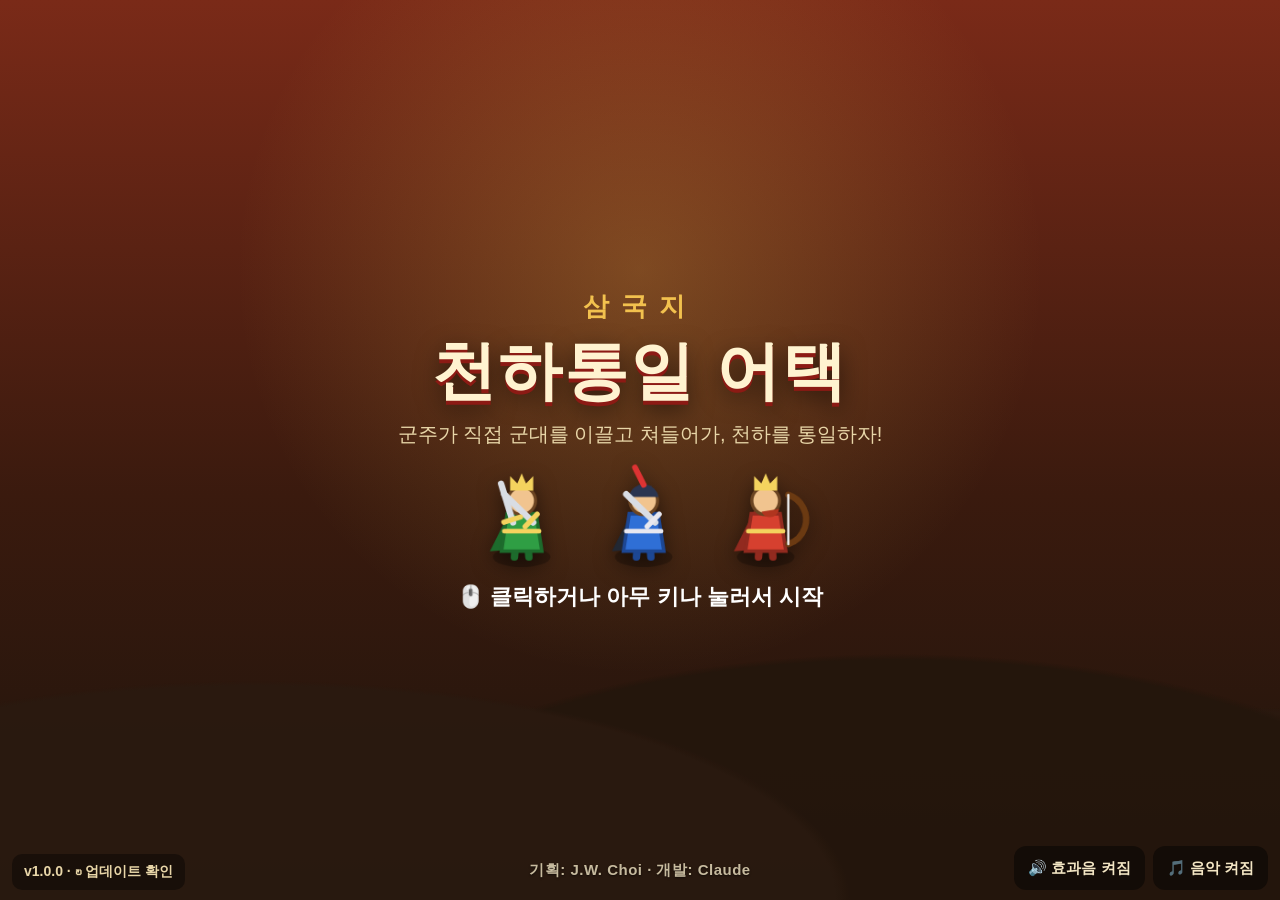
<file: index.html>
<!doctype html>
<html lang="ko">
<head>
  <meta charset="utf-8">
  <meta name="viewport" content="width=device-width, initial-scale=1, maximum-scale=1, user-scalable=no, viewport-fit=cover">
  <title>천하통일 어택</title>
  <meta name="apple-mobile-web-app-capable" content="yes">
  <meta name="mobile-web-app-capable" content="yes">
  <meta name="apple-mobile-web-app-status-bar-style" content="black-translucent">
  <meta name="apple-mobile-web-app-title" content="천하통일 어택">
  <meta name="theme-color" content="#1d140c">
  <meta name="color-scheme" content="dark">
  <link rel="apple-touch-icon" href="icons/icon-180.png">
  <link rel="icon" type="image/png" href="icons/icon-192.png">
  <link rel="manifest" href="manifest.webmanifest">
  <link rel="stylesheet" href="css/style.css">
  <link rel="stylesheet" href="css/battle.css">
</head>
<body>
  <canvas id="game"></canvas>
  <div id="hud" class="hidden"></div>
  <div id="ui"></div>
  <div id="overlay"></div>
  <div id="rotate-hint"><div>📱↻</div><p>기기를 <b>가로로</b> 돌려 주세요</p><small>화면 회전 잠금이 켜져 있으면 제어 센터에서 꺼 주세요</small></div>
  <script type="module" src="js/main.js"></script>
</body>
</html>
</file>
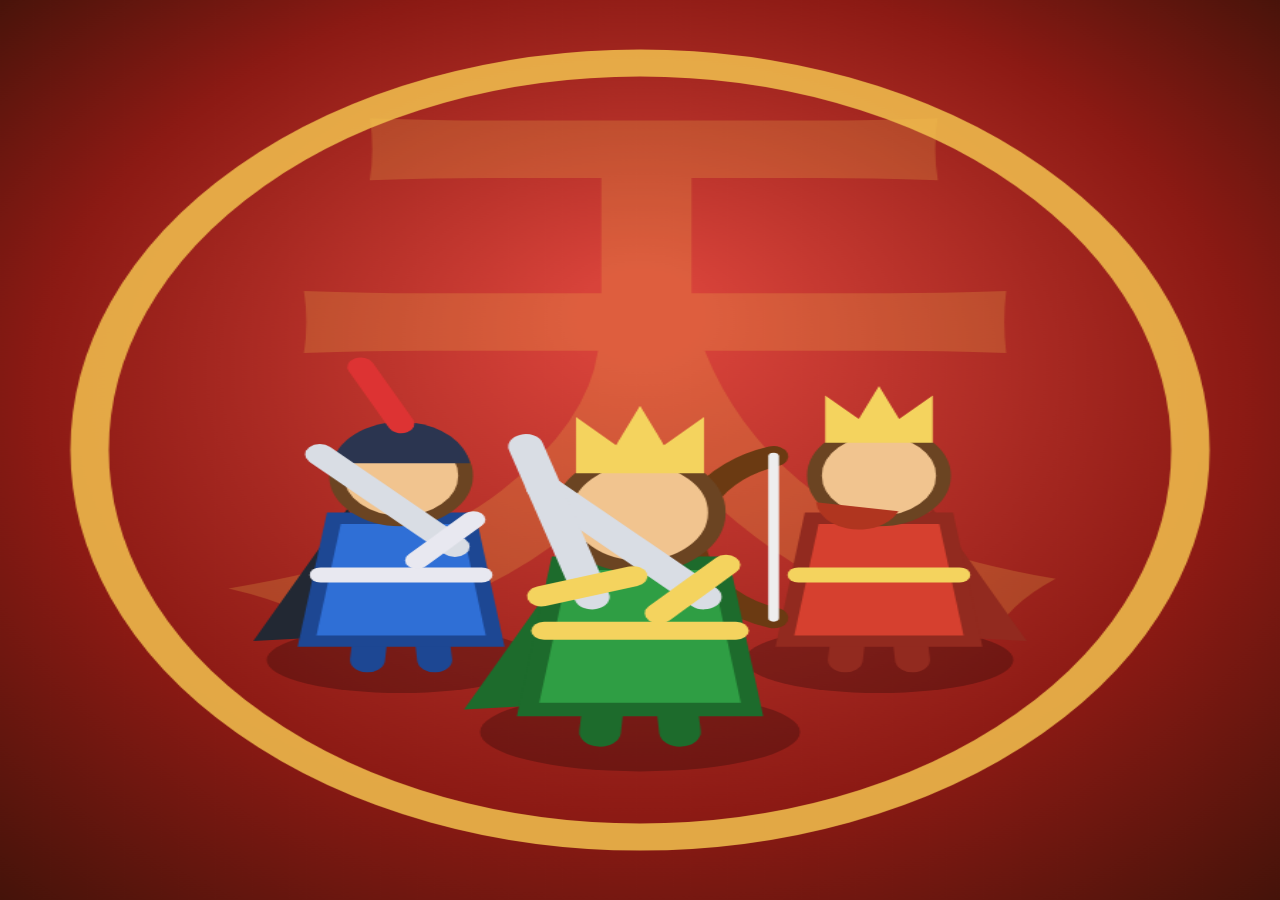
<file: tools/icon.html>
<!doctype html>
<html>
<head>
<meta charset="utf-8">
<title>icon</title>
<style>html,body{margin:0;background:#000;overflow:hidden}canvas{display:block;width:100vw;height:100vh}</style>
</head>
<body>
<canvas id="c"></canvas>
<script type="module">
// App icon renderer: screenshot this page at 512x512 / 192x192 / 180x180.
import { drawLord } from '../js/sprites.js';

const c = document.getElementById('c');
const n = Math.min(innerWidth, innerHeight);
c.width = c.height = n;
const ctx = c.getContext('2d');
const g = ctx.createRadialGradient(n * 0.5, n * 0.35, n * 0.05, n * 0.5, n * 0.5, n * 0.75);
g.addColorStop(0, '#d8433a');
g.addColorStop(0.6, '#8c1a14');
g.addColorStop(1, '#3a1208');
ctx.fillStyle = g;
ctx.fillRect(0, 0, n, n);
// gold ring
ctx.strokeStyle = 'rgba(242,193,78,0.85)';
ctx.lineWidth = n * 0.03;
ctx.beginPath();
ctx.arc(n / 2, n / 2, n * 0.43, 0, Math.PI * 2);
ctx.stroke();
// big character behind
ctx.fillStyle = 'rgba(242,193,78,0.22)';
ctx.font = `900 ${n * 0.62}px "Malgun Gothic", sans-serif`;
ctx.textAlign = 'center';
ctx.textBaseline = 'middle';
ctx.fillText('天', n / 2, n * 0.47);
// three lords
const s = n / 150;
ctx.save();
ctx.scale(s, s);
drawLord(ctx, 'sunquan', 103, 110, { noBanner: true, scale: 1.05, face: -1 });
drawLord(ctx, 'caocao', 47, 110, { noBanner: true, scale: 1.05 });
drawLord(ctx, 'liubei', 75, 122, { noBanner: true, scale: 1.25 });
ctx.restore();
document.title = 'ready';
</script>
</body>
</html>
</file>
<file: css/style.css>
:root {
  --bg: #1d140c;
  --bg2: #2c1d10;
  --paper: #f3e6c4;
  --paper2: #e8d6a8;
  --ink: #3a2412;
  --ink2: #6b4a2a;
  --red: #b3261e;
  --red2: #8c1a14;
  --gold: #f2c14e;
  --gold2: #c9962a;
  --good: #2f9e44;
  --bad: #c0392b;
  --muted: #8a7458;
  --font: -apple-system, BlinkMacSystemFont, "Apple SD Gothic Neo", "Malgun Gothic", "Noto Sans KR", sans-serif;
  /* page scale and size: 1 and the window on an iPad, set by fitUi() (device.js) on a phone */
  --ui-s: 1;
  --W: 100vw;
  --H: 100vh;
  --safe-t: max(10px, calc(env(safe-area-inset-top) / var(--ui-s)));
  --safe-b: max(10px, calc(env(safe-area-inset-bottom) / var(--ui-s)));
  --safe-l: max(12px, calc(env(safe-area-inset-left) / var(--ui-s)));
  --safe-r: max(12px, calc(env(safe-area-inset-right) / var(--ui-s)));
}

* { box-sizing: border-box; -webkit-tap-highlight-color: transparent; }

html, body {
  margin: 0;
  height: 100%;
  background: var(--bg);
  color: var(--ink);
  font-family: var(--font);
  overflow: hidden;
  overscroll-behavior: none;
  touch-action: manipulation;
  -webkit-user-select: none;
  user-select: none;
  -webkit-touch-callout: none;
  -webkit-text-size-adjust: 100%;
}

.hidden { display: none !important; }
button { font-family: inherit; color: inherit; cursor: pointer; touch-action: manipulation; }

#game { position: fixed; inset: 0; width: 100%; height: 100%; display: block; touch-action: none; }
#ui, #overlay, #hud { position: fixed; inset: 0; pointer-events: none; }
#ui > *, #overlay > * { pointer-events: auto; }
/* a phone: the screens and the battle HUD are laid out on a taller page and shrunk to fit */
html.scaled #ui, html.scaled #overlay, html.scaled #hud {
  right: auto; bottom: auto; width: var(--W); height: var(--H);
  transform: scale(var(--ui-s)); transform-origin: 0 0;
}
/* the shrunk page is as wide as an iPad's, so it keeps the iPad's columns */
html.scaled .troop-cards, html.scaled .ct-grid, html.scaled .gcards.wide { grid-template-columns: repeat(3, 1fr); }

h2 { margin: 0 0 12px; font-size: 24px; font-weight: 900; }
small { font-weight: 500; }
.muted { color: var(--muted); }
.grade { font-weight: 900; }
.up { color: #e07b00; font-weight: 900; }
.badge { display: inline-block; background: var(--red); color: #fff; font-style: normal; font-weight: 900; font-size: 12px; padding: 1px 7px; border-radius: 10px; margin-left: 4px; }
.ticon { width: 44px; height: 44px; object-fit: contain; vertical-align: middle; }

/* ---- generic screen pieces ------------------------------------------------------- */

.screen {
  position: absolute;
  inset: 0;
  padding: var(--safe-t) var(--safe-r) var(--safe-b) var(--safe-l);
  background:
    radial-gradient(ellipse at 50% 0%, rgba(179, 38, 30, 0.35), transparent 60%),
    linear-gradient(180deg, #3a2414 0%, #1d140c 100%);
  color: var(--paper);
  overflow-y: auto;
  -webkit-overflow-scrolling: touch;
}

.panel {
  background: linear-gradient(180deg, var(--paper) 0%, var(--paper2) 100%);
  color: var(--ink);
  border: 3px solid #8c6a3a;
  border-radius: 16px;
  box-shadow: 0 8px 26px rgba(0,0,0,0.45), inset 0 0 0 2px rgba(255,255,255,0.35);
  padding: 18px;
}

.btn {
  border: none;
  border-radius: 12px;
  padding: 12px 20px;
  min-height: 50px;
  font-size: 18px;
  font-weight: 800;
  background: linear-gradient(180deg, #f6ead0, #dcc79a);
  color: var(--ink);
  box-shadow: 0 3px 0 #9c7c48, 0 4px 10px rgba(0,0,0,0.25);
}
.btn:active { transform: translateY(2px); box-shadow: 0 1px 0 #9c7c48; }
.btn.primary { background: linear-gradient(180deg, #d8433a, #a3221b); color: #fff7e0; box-shadow: 0 3px 0 #6b120d, 0 4px 12px rgba(0,0,0,0.3); }
.btn.danger { background: linear-gradient(180deg, #6b4a2a, #4a3018); color: #fff; box-shadow: 0 3px 0 #2a1a0a; }
.btn.big { font-size: 22px; padding: 14px 28px; min-height: 60px; }
.btn:disabled { opacity: 0.45; }
.mini { border: none; border-radius: 9px; padding: 5px 10px; font-size: 14px; font-weight: 800; background: var(--gold); color: var(--ink); margin-left: 6px; box-shadow: 0 2px 0 var(--gold2); }

.back-btn {
  position: absolute;
  top: var(--safe-t);
  left: var(--safe-l);
  z-index: 5;
  border: none;
  border-radius: 12px;
  padding: 10px 16px;
  min-height: 46px;
  font-size: 17px;
  font-weight: 800;
  background: rgba(0,0,0,0.45);
  color: var(--paper);
}
.center-title { text-align: center; margin: 6px 80px 14px; color: var(--gold); text-shadow: 0 2px 0 rgba(0,0,0,0.5); }
.center-title small { display: block; font-size: 14px; color: var(--paper2); font-weight: 600; margin-top: 4px; }
.row-btns { display: flex; gap: 10px; flex-wrap: wrap; justify-content: center; margin-top: 14px; }

.shake { animation: shake 0.35s; }
@keyframes shake { 20%, 60% { transform: translateX(-7px); } 40%, 80% { transform: translateX(7px); } }

.stoast {
  position: fixed;
  left: 50%;
  bottom: calc(var(--safe-b) + 20px);
  transform: translateX(-50%);
  background: rgba(20, 12, 6, 0.92);
  color: #fff;
  padding: 12px 22px;
  border-radius: 14px;
  font-weight: 800;
  font-size: 17px;
  opacity: 0;
  pointer-events: none;
  z-index: 50;
  border: 2px solid var(--gold2);
}
.stoast.bad { border-color: var(--bad); }
.stoast.show { animation: toast 1.8s forwards; }
@keyframes toast { 0% { opacity: 0; transform: translate(-50%, 10px); } 10%, 80% { opacity: 1; transform: translate(-50%, 0); } 100% { opacity: 0; } }

.confirm { position: fixed; inset: 0; background: rgba(0,0,0,0.55); display: flex; align-items: center; justify-content: center; z-index: 40; }
.confirm-panel { max-width: 460px; text-align: center; }
.confirm-panel p { font-size: 17px; line-height: 1.5; }

.sound-toggles { position: absolute; right: var(--safe-r); bottom: var(--safe-b); display: flex; gap: 8px; z-index: 5; }
.tog { border: none; border-radius: 12px; padding: 9px 14px; min-height: 44px; font-size: 15px; font-weight: 800; background: rgba(0,0,0,0.45); color: var(--paper); }
.tog.off { opacity: 0.55; }
.pause-panel .sound-toggles { position: static; justify-content: center; margin-top: 8px; }
.pause-panel .tog { background: rgba(0,0,0,0.12); color: var(--ink); }

/* ---- title ----------------------------------------------------------------------- */

.title-screen {
  display: flex;
  align-items: center;
  justify-content: center;
  text-align: center;
  background:
    radial-gradient(circle at 50% 30%, rgba(242, 193, 78, 0.25), transparent 45%),
    linear-gradient(180deg, #7a2a18 0%, #3a1a0e 55%, #1d140c 100%);
}
.title-hills {
  position: absolute; left: 0; right: 0; bottom: 0; height: 42%;
  background:
    radial-gradient(ellipse at 20% 100%, #2a1a10 0 40%, transparent 41%),
    radial-gradient(ellipse at 70% 100%, #24160c 0 45%, transparent 46%),
    radial-gradient(ellipse at 100% 100%, #2a1a10 0 35%, transparent 36%);
  opacity: 0.9;
}
.title-box { position: relative; z-index: 1; }
.logo-sub { font-size: 26px; font-weight: 900; color: var(--gold); letter-spacing: 12px; }
.logo { margin: 4px 0 6px; font-size: 64px; font-weight: 900; color: #fff3d0; letter-spacing: 2px; text-shadow: 0 4px 0 var(--red2), 0 8px 24px rgba(0,0,0,0.6); }
.sub { font-size: 20px; color: var(--paper2); margin: 0 0 10px; }
.title-lords img { width: 110px; height: 110px; margin: 0 6px; filter: drop-shadow(0 6px 10px rgba(0,0,0,0.5)); }
.press { margin-top: 10px; font-size: 22px; font-weight: 800; color: #fff; animation: blink 1.6s infinite; }
@keyframes blink { 50% { opacity: 0.45; } }
.install { font-size: 15px; color: var(--paper2); }
.version { position: absolute; left: var(--safe-l); bottom: var(--safe-b); border: none; background: rgba(0,0,0,0.4); color: var(--paper2); border-radius: 10px; padding: 9px 12px; font-size: 14px; font-weight: 700; z-index: 5; }

/* ---- save slots ------------------------------------------------------------------ */

.slots { display: flex; align-items: center; justify-content: center; }
.slots-panel { width: min(920px, 100%); text-align: center; }
.slot-row { display: flex; gap: 16px; justify-content: center; }
.slot {
  flex: 1;
  max-width: 270px;
  min-height: 300px;
  background: #fffaf0;
  border: 3px solid #b89a64;
  border-radius: 14px;
  padding: 12px;
  position: relative;
  display: flex; flex-direction: column; align-items: center; gap: 4px;
  box-shadow: 0 3px 0 #9c7c48;
}
.slot:active { transform: translateY(2px); }
.slot.empty { justify-content: center; border-style: dashed; background: rgba(255,250,240,0.6); }
.slot-no { font-weight: 900; color: var(--ink2); }
.slot-new { font-size: 48px; }
.slot-face { width: 120px; height: 120px; }
.slot-title { font-size: 22px; font-weight: 900; }
.slot-sub { font-size: 16px; color: var(--ink2); }
.slot-time { font-size: 13px; color: var(--muted); }
.slot-diff { font-weight: 800; font-size: 14px; padding: 2px 10px; border-radius: 10px; background: #eee0bd; }
.slot-del { margin-top: auto; border: none; background: #e9dcc0; border-radius: 10px; padding: 8px 12px; font-weight: 700; color: var(--ink2); }

/* ---- lord select ----------------------------------------------------------------- */

.lord-select { display: flex; flex-direction: column; align-items: center; }
.lord-row { display: flex; gap: 14px; justify-content: center; width: 100%; max-width: 1100px; }
.lord-card {
  flex: 1;
  background: linear-gradient(180deg, var(--paper), var(--paper2));
  color: var(--ink);
  border-radius: 16px;
  border: 4px solid #8c6a3a;
  padding: 12px;
  text-align: center;
  box-shadow: 0 4px 0 #6b4a2a;
  transition: transform 0.15s;
}
.lord-card.sel { border-color: var(--fc); box-shadow: 0 0 0 4px var(--fc), 0 8px 24px rgba(0,0,0,0.5); transform: translateY(-4px); }
.lord-face { width: 130px; height: 130px; }
.lord-name { font-size: 26px; font-weight: 900; }
.lord-name small { font-size: 15px; color: #fff; background: var(--fc); border-radius: 8px; padding: 1px 8px; vertical-align: middle; }
.lord-title { font-weight: 800; color: var(--ink2); margin-bottom: 6px; }
.lord-trait { font-size: 15px; font-weight: 700; background: rgba(255,255,255,0.55); border-radius: 10px; padding: 6px 8px; }
.lord-style { font-size: 14px; color: var(--ink2); margin: 6px 0; }
.lord-skills { display: flex; flex-direction: column; gap: 3px; font-size: 14px; font-weight: 700; }
.diff-row { display: flex; gap: 10px; align-items: stretch; margin: 14px 0 10px; flex-wrap: wrap; justify-content: center; }
.diff-label { align-self: center; font-weight: 900; color: var(--gold); font-size: 18px; }
.diff-btn {
  border: 3px solid transparent; border-radius: 12px; padding: 8px 14px; min-width: 150px; max-width: 210px;
  background: rgba(255,255,255,0.1); color: var(--paper); text-align: left;
}
.diff-btn b { display: block; font-size: 18px; }
.diff-btn small { font-size: 12px; opacity: 0.85; }
.diff-btn.on { border-color: var(--gold); background: rgba(242,193,78,0.22); }
.diff-btn.hell.on { border-color: #ff5470; background: rgba(255,84,112,0.2); }
.start-lord { min-width: 320px; }

/* ---- story ---------------------------------------------------------------------- */

.story { display: flex; align-items: center; justify-content: center; }
.scroll {
  width: min(760px, 94%);
  background: linear-gradient(180deg, var(--paper), var(--paper2));
  color: var(--ink);
  border-radius: 8px;
  padding: 26px 34px;
  border-left: 18px solid #6b3a1a;
  border-right: 18px solid #6b3a1a;
  box-shadow: 0 10px 30px rgba(0,0,0,0.6);
  text-align: center;
}
.story-face { width: 120px; height: 120px; }
.story-sub { color: var(--ink2); font-weight: 700; margin: -6px 0 10px; }
.story-lines p { font-size: 21px; line-height: 1.55; margin: 8px 0; opacity: 0; transform: translateY(6px); transition: opacity 0.5s, transform 0.5s; }
.story-lines p.on { opacity: 1; transform: none; }
.story-next { margin-top: 12px; }

/* ---- base -------------------------------------------------------------------------- */

.hdr {
  display: flex; align-items: center; gap: 10px;
  background: rgba(0,0,0,0.35);
  border-radius: 14px;
  padding: 6px 12px 6px 6px;
  margin-left: 0;
  flex-wrap: wrap;
}
.back-btn + .hdr, .hdr { position: relative; }
.barracks .hdr, .lord-screen .hdr, .equip .hdr, .generals .hdr { margin-left: 110px; }
.hdr-face { width: 52px; height: 52px; background: rgba(255,255,255,0.12); border-radius: 12px; }
.hdr-name { font-size: 20px; font-weight: 900; color: #fff3d0; }
.hdr-name small { color: var(--paper2); font-size: 13px; }
.hdr-lv { font-weight: 900; color: var(--gold); min-width: 110px; }
.xp { height: 7px; background: rgba(255,255,255,0.2); border-radius: 4px; overflow: hidden; margin-top: 3px; }
.xp i { display: block; height: 100%; background: var(--gold); }
.hdr-pill { background: rgba(255,255,255,0.12); color: #fff3d0; border-radius: 10px; padding: 6px 12px; font-weight: 800; font-size: 16px; }
.hdr-pill.diff.hard { background: rgba(255,120,40,0.3); }
.hdr-pill.diff.hell { background: rgba(255,60,90,0.35); }
.hdr-pill.diff.easy { background: rgba(80,200,90,0.3); }

.base-main { display: grid; grid-template-columns: 1.1fr 1fr; gap: 16px; margin-top: 14px; padding-bottom: 60px; }
.go-card {
  border: 4px solid var(--gold2);
  border-radius: 18px;
  background:
    linear-gradient(180deg, rgba(0,0,0,0.1), rgba(0,0,0,0.35)),
    linear-gradient(135deg, #b3261e, #6b120d);
  color: #fff3d0;
  text-align: left;
  padding: 22px;
  display: flex; flex-direction: column; justify-content: center; gap: 8px;
  min-height: 300px;
  box-shadow: 0 5px 0 #4a0c08, 0 10px 26px rgba(0,0,0,0.45);
}
.go-card:active { transform: translateY(3px); }
.go-kicker { font-weight: 800; color: var(--gold); font-size: 17px; }
.go-title { font-size: 40px; font-weight: 900; }
.go-sub { font-size: 17px; opacity: 0.9; }
.go-btn { margin-top: 12px; align-self: flex-start; background: var(--gold); color: var(--ink); font-weight: 900; font-size: 20px; padding: 12px 20px; border-radius: 12px; }
.tiles { display: grid; grid-template-columns: 1fr 1fr; gap: 12px; }
.tile {
  border: none; border-radius: 16px; padding: 12px;
  background: linear-gradient(180deg, var(--paper), var(--paper2));
  color: var(--ink);
  display: flex; flex-direction: column; align-items: center; justify-content: center; gap: 2px;
  min-height: 92px;
  box-shadow: 0 4px 0 #9c7c48;
}
.tile:active { transform: translateY(3px); box-shadow: 0 1px 0 #9c7c48; }
.tile .ti { font-size: 30px; }
.tile b { font-size: 19px; }
.tile small { color: var(--ink2); font-size: 13px; }
.tile.exit { background: linear-gradient(180deg, #d8c8a8, #bba57a); }

/* ---- campaign map ----------------------------------------------------------------- */

.map-screen { padding: 0; overflow: hidden; background: #1d3446; }
.map-canvas { position: absolute; inset: 0; }
.map-top { position: absolute; top: 0; left: 0; right: 0; height: 60px; background: linear-gradient(180deg, rgba(0,0,0,0.6), transparent); z-index: 3; }
.map-title { position: absolute; left: 50%; top: var(--safe-t); transform: translateX(-50%); font-size: 22px; font-weight: 900; color: #fff3d0; text-shadow: 0 2px 4px #000; white-space: nowrap; }
.map-title small { font-size: 14px; color: var(--paper2); margin-left: 6px; }
.markers { position: absolute; inset: 0; z-index: 2; pointer-events: none; }
.mk {
  position: absolute; transform: translate(-50%, -50%);
  border: none; background: none; padding: 0;
  display: flex; flex-direction: column; align-items: center;
  pointer-events: auto;
}
.mk-dot {
  width: 34px; height: 34px; border-radius: 50%;
  display: flex; align-items: center; justify-content: center;
  font-weight: 900; font-size: 16px; color: #fff;
  background: var(--fc); border: 3px solid #fff3d0;
  box-shadow: 0 3px 6px rgba(0,0,0,0.5);
}
.mk.next .mk-dot { background: var(--red); animation: pulse 1.2s infinite; }
.mk.locked { pointer-events: none; }
.mk.locked .mk-dot { width: 14px; height: 14px; background: rgba(90,70,40,0.6); border: 2px solid rgba(255,243,208,0.6); }
.mk.sel .mk-dot { box-shadow: 0 0 0 4px var(--gold), 0 3px 8px rgba(0,0,0,0.6); transform: scale(1.15); }
.mk-name { margin-top: 2px; font-size: 13px; font-weight: 900; color: var(--ink); background: rgba(255,248,225,0.88); border-radius: 6px; padding: 0 5px; white-space: nowrap; }
.mk-name i { color: #d88a00; font-style: normal; }
@keyframes pulse { 0%, 100% { box-shadow: 0 0 0 0 rgba(242,193,78,0.9); } 50% { box-shadow: 0 0 0 10px rgba(242,193,78,0); } }
.map-card {
  position: absolute; right: var(--safe-r); bottom: var(--safe-b); z-index: 4;
  width: min(380px, 44%);
  background: linear-gradient(180deg, var(--paper), var(--paper2));
  color: var(--ink);
  border: 3px solid #8c6a3a; border-radius: 16px; padding: 14px;
  box-shadow: 0 8px 24px rgba(0,0,0,0.5);
}
.mc-head { display: flex; align-items: center; gap: 10px; }
.mc-no { width: 40px; height: 40px; border-radius: 50%; background: var(--red); color: #fff; font-weight: 900; font-size: 20px; display: flex; align-items: center; justify-content: center; flex: none; }
.mc-title { font-size: 22px; font-weight: 900; }
.mc-sub { font-size: 14px; color: var(--ink2); }
.mc-stars { margin-left: auto; font-size: 22px; color: #c9b48a; white-space: nowrap; }
.mc-stars .on { color: #e8a000; }
.mc-info { display: flex; gap: 10px; flex-wrap: wrap; margin: 8px 0; font-weight: 700; font-size: 15px; }
.mc-info .warn { color: var(--bad); }
.mc-info .sleep { color: #5a6a8a; }
.mc-reward { font-size: 15px; font-weight: 700; margin-bottom: 8px; }
.mc-go { width: 100%; }

/* ---- prep ---------------------------------------------------------------------------- */

.prep { display: flex; flex-direction: column; }
.prep-top { display: flex; align-items: center; gap: 12px; min-height: 50px; padding-left: 110px; }
.prep-title { font-size: 22px; font-weight: 800; color: #fff3d0; flex: 1; }
.prep-title b { color: var(--gold); }
.prep-cols { display: grid; grid-template-columns: 1.05fr 1fr 0.95fr; gap: 12px; margin-top: 8px; flex: 1; min-height: 0; }
.pc { background: linear-gradient(180deg, var(--paper), var(--paper2)); color: var(--ink); border-radius: 14px; border: 3px solid #8c6a3a; padding: 10px 12px; overflow-y: auto; }
.pc-h { font-weight: 900; font-size: 17px; margin: 4px 0 6px; display: flex; align-items: center; flex-wrap: wrap; gap: 4px; }
.pc-h small { font-weight: 600; color: var(--ink2); font-size: 13px; }
.intro p { margin: 4px 0; font-size: 15px; line-height: 1.45; }
.scout { display: flex; flex-direction: column; gap: 4px; }
.sc-row { display: flex; align-items: center; gap: 6px; background: rgba(255,255,255,0.5); border-radius: 10px; padding: 3px 8px; font-size: 15px; flex-wrap: wrap; }
.sc-row .ticon { width: 36px; height: 36px; }
.sc-row .cnt { font-weight: 900; color: var(--red2); }
.sc-row .weak { margin-left: auto; font-size: 13px; color: var(--good); font-weight: 800; }
.sc-row.boss { background: rgba(179,38,30,0.12); }
.sc-row.boss .weak { color: var(--ink2); font-weight: 600; flex-basis: 100%; margin-left: 42px; }
.lvl-note { margin-top: 8px; font-weight: 800; font-size: 14px; color: var(--ink2); }
.lvl-note.warn { color: var(--bad); }
.lead { margin-bottom: 6px; font-weight: 800; }
.lead .bar, .pop-hp .bar, .boss-bar .bar { height: 10px; background: rgba(0,0,0,0.15); border-radius: 6px; overflow: hidden; margin-top: 3px; }
.lead .bar i { display: block; height: 100%; background: linear-gradient(90deg, var(--gold2), var(--gold)); }
.roster { display: flex; flex-direction: column; gap: 5px; }
.ro { display: flex; align-items: center; gap: 8px; background: rgba(255,255,255,0.45); border-radius: 12px; padding: 4px 8px; }
.ro.has { background: rgba(255,255,255,0.85); box-shadow: inset 0 0 0 2px var(--gold2); }
.ro.locked { opacity: 0.55; }
.ro-mid { flex: 1; display: flex; flex-direction: column; }
.ro-mid b { font-size: 17px; }
.ro-mid small { font-size: 12px; color: var(--ink2); }
em.up { color: #e07b00; font-style: normal; }
.stepper { display: flex; align-items: center; gap: 4px; }
.stepper button { width: 44px; height: 44px; border-radius: 12px; border: none; font-size: 24px; font-weight: 900; background: #e3d0a3; color: var(--ink); box-shadow: 0 2px 0 #a88a52; }
.stepper button:active { transform: translateY(2px); box-shadow: none; }
.stepper .plus { background: var(--gold); }
.stepper .num { min-width: 28px; text-align: center; font-size: 22px; font-weight: 900; }
.hint-line { font-size: 13px; color: var(--ink2); margin-top: 6px; }
.it { display: flex; align-items: center; gap: 6px; background: rgba(255,255,255,0.5); border-radius: 12px; padding: 4px 6px; margin-bottom: 5px; }
.it-ico { font-size: 26px; }
.it-mid { flex: 1; display: flex; flex-direction: column; }
.it-mid small { font-size: 12px; color: var(--ink2); }
.buy { border: none; border-radius: 10px; background: #d9f0d0; font-weight: 800; padding: 4px 8px; font-size: 14px; line-height: 1.1; min-height: 44px; box-shadow: 0 2px 0 #8fb27a; }
.gear { display: flex; flex-direction: column; gap: 4px; margin-bottom: 10px; font-size: 15px; }
.gr { background: rgba(255,255,255,0.5); border-radius: 10px; padding: 5px 8px; }
.gr-l { display: inline-block; width: 40px; color: var(--ink2); font-weight: 800; font-size: 13px; }
.prep .go { width: 100%; margin-top: 4px; }
/* the middle column holds the roster, items and gear: a little tighter so all fit */
.army-col .hint-line { margin: 2px 0 4px; font-size: 12px; }
.army-col .pc-h { margin: 2px 0 4px; }
.army-col .roster { gap: 4px; }
.army-col .ro, .army-col .it { padding: 2px 8px; margin-bottom: 0; }
.army-col .prep-items { display: flex; flex-direction: column; gap: 4px; margin-bottom: 4px; }
.army-col .ro .ticon { width: 40px; height: 40px; }
.army-col .stepper button { width: 40px; height: 40px; font-size: 22px; }
.army-col .buy { min-height: 40px; padding: 2px 8px; }
.army-col .it-ico { font-size: 24px; }
.army-col .gear { gap: 3px; margin-bottom: 0; font-size: 14px; }
.army-col .gr { padding: 3px 8px; }
.gen-col { display: flex; flex-direction: column; overflow: hidden; }
.gen-list { flex: 1; min-height: 0; overflow-y: auto; display: flex; flex-direction: column; gap: 5px; padding: 2px; }
.gen-foot { flex: none; padding-top: 8px; }
.gro {
  display: flex; align-items: center; gap: 8px; width: 100%; text-align: left; font: inherit; color: var(--ink);
  border: 2px solid transparent; border-radius: 12px; background: rgba(255,255,255,0.45); padding: 3px 8px; min-height: 56px;
}
.gro img { width: 46px; height: 46px; flex: none; }
.gro-mid { flex: 1; display: flex; flex-direction: column; min-width: 0; }
.gro-mid b { font-size: 16px; }
.gro-mid small { font-size: 12px; color: var(--ink2); }
.gro-pick { flex: none; min-width: 52px; text-align: center; font-weight: 900; font-size: 15px; border-radius: 10px; padding: 6px 4px; background: #e3d0a3; }
.gro.on { background: linear-gradient(180deg, #fff6d0, #f3dc8a); border-color: var(--gold2); }
.gro.on .gro-pick { background: var(--gold); color: #3a2400; }
.gro.locked { opacity: 0.55; }

/* ---- barracks / lord / equip / counters --------------------------------------------- */

.troop-cards { display: grid; grid-template-columns: repeat(3, 1fr); gap: 12px; padding-bottom: 20px; }
.tc { background: linear-gradient(180deg, var(--paper), var(--paper2)); color: var(--ink); border-radius: 14px; border: 3px solid #8c6a3a; padding: 10px; display: flex; flex-direction: column; gap: 4px; }
.tc.locked { opacity: 0.6; align-items: center; text-align: center; }
.tc-head { display: flex; align-items: center; gap: 8px; }
.tc-head .ticon { width: 56px; height: 56px; }
.tc-head b { font-size: 20px; }
.tc .lv { font-weight: 900; color: var(--red); }
.tc-stats { display: grid; grid-template-columns: 1fr 1fr; gap: 2px 8px; font-size: 14px; font-weight: 700; }
.tc-stats i { color: var(--good); font-style: normal; }
.tc-rel, .pop-rel { display: flex; flex-direction: column; font-size: 13px; font-weight: 800; }
.good { color: var(--good); }
.bad { color: var(--bad); }
.tc p { margin: 2px 0; font-size: 13px; color: var(--ink2); }
.tc-trait { font-size: 13px; line-height: 1.35; background: rgba(255,255,255,0.55); border-radius: 10px; padding: 4px 7px; }
.up-btn { margin-top: auto; }

.lord-cols { display: grid; grid-template-columns: 0.62fr 1.38fr; gap: 12px; margin-top: 12px; }
.lord-info { text-align: center; }
.lord-screen .big-face { width: 110px; height: 110px; }
.lord-screen .stat-list { font-size: 15px; }
.lord-sk-list { display: flex; flex-direction: column; gap: 6px; margin-top: 10px; text-align: left; }
.lsk { display: flex; align-items: center; gap: 8px; background: rgba(255,255,255,0.55); border-radius: 10px; padding: 5px 8px; font-size: 14px; }
.lsk .sk-ico { font-size: 26px; }
.lsk .lv { font-weight: 900; color: var(--red); }
.lsk small { color: var(--ink2); }
.lsk.locked { opacity: 0.55; }
.tl-head { display: flex; align-items: center; gap: 8px; }
.tl-head h2 { margin: 0; }
.tl-head .grow { flex: 1; }
.tl-head .btn { min-height: 40px; padding: 6px 12px; font-size: 15px; }
.lord-talents > p { margin: 6px 0 8px; font-size: 13px; }
.tl-news { background: #fff3c4; border-radius: 10px; padding: 6px 10px; font-weight: 800; font-size: 14px; }
.tl-trees { display: grid; grid-template-columns: repeat(3, 1fr); gap: 8px; }
.tl-tree { background: rgba(255,255,255,0.35); border-radius: 12px; padding: 6px; display: flex; flex-direction: column; gap: 5px; }
.tl-tree-h { font-weight: 900; font-size: 16px; text-align: center; }
.tl-tree-h small { font-weight: 700; color: var(--ink2); }
.tl-row { display: flex; gap: 5px; justify-content: center; }
.tl-row.shut { opacity: 0.5; }
.tl-node { flex: 1; max-width: 50%; min-height: 70px; border: 2px solid rgba(107,74,42,0.35); border-radius: 10px; background: rgba(255,255,255,0.7);
  display: flex; flex-direction: column; align-items: center; justify-content: center; gap: 1px; padding: 3px 2px; font-family: inherit; color: var(--ink); }
.tl-node.cap { max-width: 70%; }
.tl-node .tl-ico { font-size: 22px; line-height: 1.1; }
.tl-node .tl-name { font-size: 12px; font-weight: 800; line-height: 1.15; }
.tl-node .tl-r { font-size: 12px; font-weight: 900; color: var(--ink2); }
.tl-node.some { border-color: var(--good); background: #e9f7e4; }
.tl-node.some .tl-r { color: var(--good); }
.tl-node.full { border-color: var(--gold2); background: #fff1c2; }
.tl-node.full .tl-r { color: var(--gold2); }
.tl-node.off { filter: grayscale(0.9); }
.tl-node.sel { outline: 3px solid var(--red); outline-offset: 1px; }
.tl-detail { margin-top: 8px; background: rgba(255,255,255,0.6); border-radius: 12px; padding: 8px 12px; display: grid; grid-template-columns: 1fr auto; gap: 2px 12px; align-items: center; }
.tl-d-head { display: flex; align-items: center; gap: 6px; font-size: 17px; grid-column: 1; }
.tl-d-head .tl-ico { font-size: 24px; }
.tl-d-head .tl-r { font-weight: 900; color: var(--ink2); }
.tl-d-now, .tl-d-next, .tl-d-why { font-size: 14px; grid-column: 1; }
.tl-d-next { color: var(--good); font-weight: 700; }
.tl-d-why { color: var(--red); font-weight: 700; }
.tl-d-btns { grid-column: 2; grid-row: 1 / span 4; display: flex; gap: 8px; }
.tl-d-btns .btn { min-height: 48px; }
.stat-list { text-align: left; display: flex; flex-direction: column; gap: 4px; font-size: 17px; margin: 8px 0; }
.trait { font-weight: 800; background: rgba(255,255,255,0.55); border-radius: 10px; padding: 8px; }
.sp { font-size: 16px; background: var(--gold); border-radius: 10px; padding: 3px 10px; margin-left: 8px; }
.sk { display: flex; align-items: center; gap: 10px; background: rgba(255,255,255,0.55); border-radius: 12px; padding: 8px 10px; margin-bottom: 8px; }
.sk.locked { opacity: 0.55; }
.sk-ico { font-size: 34px; }
.sk-mid { flex: 1; }
.sk-mid b { font-size: 18px; }
.sk-mid .lv { font-weight: 900; color: var(--red); }
.sk-mid small { color: var(--ink2); }
.sk-desc { font-size: 14px; margin-top: 2px; }
.sk-next { font-size: 13px; color: var(--good); font-weight: 700; }

.eq-tabs { display: flex; gap: 8px; justify-content: center; margin: 10px 0; }
.eq-tab { border: none; border-radius: 12px; padding: 10px 22px; font-size: 18px; font-weight: 900; background: rgba(255,255,255,0.15); color: var(--paper); min-height: 48px; }
.eq-tab.on { background: var(--gold); color: var(--ink); }
.eq-cols { display: grid; grid-template-columns: 1fr 1fr; gap: 14px; padding-bottom: 20px; }
.eq-list { display: flex; flex-direction: column; gap: 6px; max-height: calc(var(--H) * 0.62); overflow-y: auto; }
.eq-item { border: 2px solid transparent; border-radius: 12px; background: rgba(255,255,255,0.6); padding: 8px 10px; text-align: left; font-size: 17px; min-height: 48px; display: flex; align-items: center; gap: 6px; }
.eq-item.sel { border-color: var(--red); background: #fff; }
.eq-item.worn { box-shadow: inset 4px 0 0 var(--good); }
.eq-ico { font-size: 24px; }
.worn-tag { margin-left: auto; font-size: 12px; font-weight: 900; color: #fff; background: var(--good); border-radius: 8px; padding: 2px 8px; }
.eq-item .price { margin-left: auto; font-weight: 800; }
.eq-detail { text-align: center; }
.eq-big { font-size: 60px; }
.fx { font-size: 17px; font-weight: 800; margin: 6px 0; }
.fx.next { color: var(--good); font-size: 15px; }

.ct-grid { display: grid; grid-template-columns: repeat(3, 1fr); gap: 12px; }
.ct { background: linear-gradient(180deg, var(--paper), var(--paper2)); color: var(--ink); border-radius: 14px; border: 3px solid #8c6a3a; padding: 10px; }
.ct-head { display: flex; align-items: center; gap: 6px; font-size: 20px; margin-bottom: 4px; }
.ct-line { display: flex; align-items: center; gap: 4px; font-size: 15px; font-weight: 800; }
.ct-line .ticon { width: 32px; height: 32px; }
.ct-line small { color: var(--ink2); font-weight: 600; font-size: 12px; }
.ct-tip { text-align: center; font-weight: 800; color: var(--gold); }
.castle-note { font-size: 13px; color: var(--ink2); margin-top: 4px; }
.bonus-list { display: flex; flex-wrap: wrap; gap: 4px 10px; font-size: 13px; font-weight: 700; color: #2f7a32; }
.lsk .sk-desc { display: block; font-size: 12px; color: var(--ink2); line-height: 1.3; }
.tut-again { width: 100%; margin-bottom: 6px; }
.rw.tut-done { color: #2f7a32; }
.eq-note { text-align: center; margin: 4px 0 8px; font-size: 14px; color: #f0dfb8; font-weight: 700; }
.sbtn .cdt { position: absolute; left: 0; right: 0; top: 50%; transform: translateY(-50%); z-index: 3; font-size: 15px; color: #fff; text-shadow: 0 1px 3px #000; text-align: center; }
.sbtn.active { box-shadow: 0 0 0 4px #7dff9a, 0 0 16px rgba(125,255,154,0.8); }
.sbtn.active .cdt { color: #c8ffd2; }
.guide-grid { display: grid; grid-template-columns: repeat(2, 1fr); gap: 12px; margin-bottom: 20px; }
.guide-grid p { margin: 2px 0 6px; font-size: 14px; }
.guide-grid .traits { grid-column: 1 / -1; }
.trait-cols { display: grid; grid-template-columns: 1fr 1fr; gap: 0 16px; }
.g-line { font-size: 15px; margin: 4px 0; }
.g-line small { display: block; color: var(--ink2); font-size: 13px; font-weight: 600; }
.counters.over { position: fixed; z-index: 30; }

/* ---- result / pause ------------------------------------------------------------------ */

.result, .pause { display: flex; align-items: center; justify-content: center; }
.pause { background: rgba(10, 6, 2, 0.6); }
.result { background: rgba(10, 6, 2, 0.72); }
.result-panel { width: min(640px, 96%); text-align: center; }
.result-panel h1 { margin: 0; font-size: 46px; }
.result.win h1 { color: var(--red); }
.result.lose h1 { color: #5a4a3a; }
.big-stars { font-size: 56px; letter-spacing: 6px; }
.big-stars span { color: #c9b48a; display: inline-block; }
.big-stars span.on { color: #f2a900; animation: pop 0.5s; text-shadow: 0 3px 0 #a86a00; }
@keyframes pop { 0% { transform: scale(0); } 70% { transform: scale(1.3); } 100% { transform: scale(1); } }
.gate-left { font-weight: 800; color: var(--ink2); }
.outro { font-size: 17px; margin: 8px 0; }
.outro p { margin: 4px 0; }
.rewards { display: flex; flex-direction: column; gap: 4px; margin-top: 8px; }
.rw { background: rgba(255,255,255,0.55); border-radius: 10px; padding: 6px 10px; font-size: 17px; font-weight: 700; }
.rw.big { background: #fff4c8; box-shadow: inset 0 0 0 2px var(--gold); }
.rw.sleep { color: #4a5a7a; }
.rw .ticon { width: 34px; height: 34px; }
.tip { margin-top: 10px; font-size: 15px; background: #fff; border-radius: 10px; padding: 8px 12px; text-align: left; line-height: 1.45; }
.pause-panel { display: flex; flex-direction: column; gap: 10px; min-width: 320px; text-align: center; }

/* ---- battle HUD ------------------------------------------------------------------------ */

.bhud { position: absolute; inset: 0; pointer-events: none; color: #fff; font-weight: 800; }
.bhud > * { pointer-events: auto; }
.bhud .banner, .bhud .toast { pointer-events: none; }
.tb-left { position: absolute; top: var(--safe-t); left: var(--safe-l); display: flex; gap: 6px; }
.pill { background: rgba(20, 12, 6, 0.72); border: 2px solid rgba(242,193,78,0.6); border-radius: 12px; padding: 6px 12px; font-size: 19px; }
.pill b { font-size: 21px; }
.pill.gate.low { border-color: #ff5a4a; animation: blink 0.8s infinite; }
.tb-center { position: absolute; top: var(--safe-t); left: 50%; transform: translateX(-50%); text-align: center; pointer-events: none; }
.stage-name { background: rgba(20,12,6,0.55); border-radius: 12px; padding: 6px 14px; font-size: 17px; color: #fff3d0; }
.stage-name .weather { font-size: 14px; color: #bfe3ff; margin-left: 6px; }
.pop-ground, .pop-form { font-size: 13px; margin-top: 3px; }
.pop-form { color: #7a4a00; }
.challenge-line { background: rgba(20,12,6,0.45); border-radius: 10px; padding: 2px 10px; font-size: 13px; color: #ffe9a0; margin-top: 3px; }
.boss-bar { width: 340px; background: rgba(20,12,6,0.8); border: 2px solid #ff5a4a; border-radius: 12px; padding: 4px 10px 6px; }
.boss-name { font-size: 15px; color: #ffd0c0; }
.boss-bar .bar i { display: block; height: 100%; background: linear-gradient(90deg, #ff3a2a, #ff8a5a); }
.tb-right { position: absolute; top: var(--safe-t); right: var(--safe-r); display: flex; gap: 6px; align-items: flex-start; }
.hbtn { border: 2px solid rgba(242,193,78,0.6); border-radius: 12px; background: rgba(20,12,6,0.72); color: #fff; font-size: 19px; font-weight: 900; min-width: 54px; min-height: 48px; padding: 4px 12px; }
.hbtn.on { background: var(--red); }

/* between waves the next-wave panel sits in the top middle, over the stage name and challenge */
.wave-panel {
  position: absolute; top: var(--safe-t); left: 50%; transform: translateX(-50%); z-index: 5;
  max-width: calc(var(--W) - 2 * 310px);
  background: rgba(20, 12, 6, 0.92); border: 2px solid var(--gold2); border-radius: 14px;
  padding: 4px 6px 6px; display: flex; flex-direction: column; align-items: stretch; gap: 4px;
}
.bhud.placing .wave-panel { opacity: 0.5; }
.bhud.wp-open .tb-center { visibility: hidden; }
.wp-info { display: flex; flex-direction: column; gap: 2px; min-width: 0; }
.wp-title { font-size: 14px; color: #fff3d0; white-space: nowrap; }
.wp-icons { display: flex; gap: 3px; flex-wrap: nowrap; }
.wpi { display: flex; align-items: center; gap: 2px; background: rgba(255,255,255,0.12); border-radius: 8px; padding: 0 6px 0 1px; font-size: 13px; white-space: nowrap; }
.wpi img { width: 28px; height: 28px; }
.wpi i { font-style: normal; color: var(--gold); }
.wpi.boss { background: rgba(255,60,40,0.35); padding: 3px 8px; }

.wp-call { flex: none; border: none; border-radius: 12px; background: linear-gradient(180deg, #d8433a, #a3221b); color: #fff; font-size: 16px; font-weight: 900; padding: 4px 12px; min-height: 42px; box-shadow: 0 3px 0 #6b120d; white-space: nowrap; }

.bhud .items { position: absolute; left: var(--safe-l); bottom: var(--safe-b); display: flex; gap: 8px; }
.ibtn {
  position: relative; width: 74px; height: 74px; border-radius: 16px;
  border: 2px solid rgba(242,193,78,0.6); background: rgba(20,12,6,0.75); color: #fff;
  display: flex; flex-direction: column; align-items: center; justify-content: center; padding: 0;
}
.ibtn .ico { font-size: 30px; line-height: 1; }
.ibtn .nm { font-size: 11px; margin-top: 2px; }
.ibtn .cnt { position: absolute; top: -8px; right: -8px; background: var(--gold); color: var(--ink); border-radius: 12px; min-width: 26px; height: 26px; display: flex; align-items: center; justify-content: center; font-size: 15px; }
.ibtn.empty { opacity: 0.4; }
.ibtn.aiming, .sbtn.aiming { border-color: #fff; box-shadow: 0 0 0 4px var(--gold); }

.skills { position: absolute; right: var(--safe-r); bottom: var(--safe-b); display: flex; gap: 10px; }
.sbtn {
  position: relative; width: 86px; height: 86px; border-radius: 50%; overflow: hidden;
  border: 3px solid var(--gold); background: radial-gradient(circle at 50% 35%, #7a3a20, #3a1a0e); color: #fff;
  display: flex; flex-direction: column; align-items: center; justify-content: center; padding: 0;
}
.sbtn .ico { font-size: 32px; line-height: 1; position: relative; z-index: 1; }
.sbtn .nm { font-size: 11px; position: relative; z-index: 1; max-width: 76px; line-height: 1.1; text-align: center; }
.sbtn .cd { position: absolute; left: 0; right: 0; bottom: 0; height: 0; background: rgba(0,0,0,0.65); z-index: 2; }
.sbtn .lock { display: none; position: absolute; inset: 0; background: rgba(0,0,0,0.7); z-index: 3; align-items: center; justify-content: center; font-size: 14px; }
.sbtn.locked .lock { display: flex; }
.sbtn.ready { box-shadow: 0 0 14px rgba(242,193,78,0.85); }
.sbtn.dim { opacity: 0.45; }

.aim-hint {
  position: absolute; bottom: calc(var(--safe-b) + 100px); left: 50%; transform: translateX(-50%);
  background: rgba(20,12,6,0.85); border: 2px solid var(--gold); border-radius: 14px; padding: 6px 8px 6px 16px;
  display: flex; align-items: center; gap: 10px; font-size: 17px; white-space: nowrap;
}
.aim-cancel { border: none; border-radius: 10px; background: #e3d0a3; color: var(--ink); font-weight: 900; padding: 8px 14px; min-height: 42px; }

.banner {
  position: absolute; top: 34%; left: 50%; transform: translate(-50%, -50%);
  font-size: 38px; font-weight: 900; color: #fff3d0; text-shadow: 0 3px 0 var(--red2), 0 0 20px rgba(0,0,0,0.8);
  white-space: nowrap; animation: bannerIn 0.35s;
}
.banner.boss { color: #ffd0c0; font-size: 30px; }
.banner.win { font-size: 64px; color: var(--gold); }
.banner.good { font-size: 30px; color: #c8ffb0; }
.banner.lose { font-size: 48px; color: #ffb0a0; }
@keyframes bannerIn { from { transform: translate(-50%, -50%) scale(1.6); opacity: 0; } }
.toast { position: absolute; bottom: calc(var(--safe-b) + 104px); left: 50%; transform: translateX(-50%); background: rgba(20,12,6,0.9); border-radius: 12px; padding: 8px 16px; font-size: 17px; white-space: nowrap; }
.toast.show { animation: toast2 1.6s forwards; }
@keyframes toast2 { 0% { opacity: 0; } 10%, 80% { opacity: 1; } 100% { opacity: 0; } }
.tut {
  position: absolute; top: calc(var(--safe-t) + 74px); left: calc(var(--safe-l) + 8px); z-index: 40;
  width: 390px; max-width: calc(var(--W) - 260px); background: rgba(255, 248, 225, 0.97); color: var(--ink); border: 4px solid var(--gold2);
  border-radius: 16px; padding: 10px 14px 12px; font-size: 16px; font-weight: 700; line-height: 1.45;
  box-shadow: 0 8px 24px rgba(0,0,0,0.5); pointer-events: auto; animation: tutIn 0.25s ease-out;
}
.tut.low { top: calc(var(--safe-t) + 250px); }
@keyframes tutIn { from { transform: translateY(-10px); } }
.tut-head { display: flex; align-items: center; justify-content: space-between; margin-bottom: 4px; }
.tut-n { font-size: 13px; color: #8a5a10; font-weight: 900; }
.tut-skip { border: 0; background: none; color: #8a7a60; font-size: 13px; font-weight: 800; text-decoration: underline; cursor: pointer; padding: 4px; }
.tut-title { font-size: 20px; font-weight: 900; margin-bottom: 4px; color: #6b3a00; }
.tut-text { font-size: 16px; }
.tut-text b { color: #a3320b; }
.tut-foot { margin-top: 8px; text-align: right; }
.tut-next { border: 0; border-radius: 12px; padding: 10px 22px; font-size: 18px; font-weight: 900; color: #3a2400; background: linear-gradient(180deg, #ffe27a, #f2b52e); box-shadow: 0 3px 0 #a87412; cursor: pointer; }
.tut-do { display: inline-block; font-size: 17px; font-weight: 900; color: #2f7a32; animation: tutBob 1s ease-in-out infinite; }
@keyframes tutBob { 50% { transform: translateX(-6px); } }
.tut-focus { animation: tutGlow 1s ease-in-out infinite !important; z-index: 35; }
@keyframes tutGlow { 0%, 100% { box-shadow: 0 0 0 3px #ffd84a, 0 0 10px 3px rgba(255,216,74,0.7); } 50% { box-shadow: 0 0 0 6px #ffd84a, 0 0 26px 10px rgba(255,216,74,0.95); } }

.popup {
  position: absolute; min-width: 300px; background: linear-gradient(180deg, var(--paper), var(--paper2)); color: var(--ink);
  border: 3px solid #8c6a3a; border-radius: 16px; padding: 8px 10px 10px; box-shadow: 0 8px 22px rgba(0,0,0,0.5);
  max-width: 470px;
}
.pop-title { font-size: 17px; font-weight: 900; margin-bottom: 6px; display: flex; align-items: center; gap: 4px; }
.pop-title img { width: 40px; height: 40px; }
.pop-title .stars { color: #e8a000; }
.pop-note { font-size: 12px; color: var(--ink2); margin-top: 4px; }
.troop-grid { display: grid; grid-template-columns: repeat(3, 1fr); gap: 6px; }
.tbtn {
  border: none; border-radius: 12px; background: #fffaf0; box-shadow: 0 3px 0 #a88a52;
  display: flex; flex-direction: column; align-items: center; padding: 4px 6px 6px; min-width: 104px;
}
.tbtn img { width: 50px; height: 50px; }
.tbtn .tn { font-size: 16px; font-weight: 900; }
.tbtn .tcost { font-size: 15px; font-weight: 800; color: #8a5a00; }
.tbtn .tleft { font-size: 12px; color: var(--ink2); }
.tbtn.no-food .tcost { color: var(--bad); }
.tbtn.no-food, .tbtn.none-left { opacity: 0.5; }
.tbtn:active { transform: translateY(2px); box-shadow: none; }
.pop-hp { width: 100%; }
.pop-hp .bar i { display: block; height: 100%; background: #5be37d; }
.pop-rel { margin: 6px 0; }
.pop-btns { display: flex; gap: 8px; }
.pop-btns + .pop-btns { margin-top: 6px; }
.pbtn.rally { background: #fff3c4; }
.pbtn { flex: 1; white-space: nowrap; border: none; border-radius: 12px; min-height: 52px; font-size: 16px; font-weight: 900; padding: 6px 10px; box-shadow: 0 3px 0 #9c7c48; background: #f6ead0; color: var(--ink); }
.pbtn.promote { background: linear-gradient(180deg, #f6c94e, #d89e1c); }
.pbtn.no-food { opacity: 0.5; }
.pbtn:disabled { opacity: 0.5; }

/* ---- small screens (phones) -------------------------------------------------------- */

@media (max-height: 600px) {
  .logo { font-size: 44px; }
  .title-lords img { width: 72px; height: 72px; }
  .go-card { min-height: 200px; }
  .go-title { font-size: 30px; }
  .slot { min-height: 230px; }
  .slot-face { width: 80px; height: 80px; }
  .sbtn { width: 70px; height: 70px; }
  .ibtn { width: 60px; height: 60px; }
  .lord-face { width: 90px; height: 90px; }
  .prep-cols { grid-template-columns: 1fr 1fr 1fr; }
}
@media (max-width: 900px) {
  .troop-cards, .ct-grid { grid-template-columns: repeat(2, 1fr); }
}

#rotate-hint { display: none; }
@media (orientation: portrait) and (max-width: 900px) {
  #rotate-hint {
    display: flex; position: fixed; inset: 0; z-index: 100; background: var(--bg); color: var(--paper);
    flex-direction: column; align-items: center; justify-content: center; text-align: center; font-size: 20px;
  }
  #rotate-hint div { font-size: 64px; }
}

/* ---- generals & two-level counters ------------------------------------------------- */

em.up.very { color: #e04e00; letter-spacing: -2px; }
.gen-row { display: grid; grid-template-columns: repeat(2, 1fr); gap: 6px; margin-bottom: 6px; }
.tbtn.gbtn { background: linear-gradient(180deg, #fff6d0, #f3dc8a); box-shadow: 0 3px 0 #b8902a; }
.tbtn .tcost.free { color: var(--good); }
.pop-skill { font-size: 14px; margin: 6px 0; line-height: 1.35; background: rgba(255,255,255,0.55); border-radius: 10px; padding: 5px 8px; }
.gcards { display: grid; grid-template-columns: repeat(2, 1fr); gap: 8px; }
.gcards.wide { grid-template-columns: repeat(3, 1fr); padding-bottom: 20px; }
.gcard {
  position: relative; display: flex; gap: 8px; align-items: flex-start; text-align: left;
  border: 3px solid #b89a64; border-radius: 14px; background: linear-gradient(180deg, var(--paper), var(--paper2)); color: var(--ink); padding: 8px;
}
.gcard img { width: 64px; height: 64px; flex: none; }
.gcard.picked { border-color: var(--red); box-shadow: 0 0 0 3px rgba(179,38,30,0.25); }
.gcard.locked { opacity: 0.6; }
.gc-mid b { font-size: 19px; }
.gc-mid small { color: var(--ink2); font-weight: 700; }
.gc-desc { font-size: 13px; color: var(--ink2); }
.gc-skill { font-size: 13px; margin-top: 3px; line-height: 1.35; }
.gc-stat { font-size: 13px; font-weight: 800; margin-top: 3px; }
.gc-lock { font-size: 13px; font-weight: 800; color: var(--ink2); margin-top: 4px; }
.gc-tag { position: absolute; top: 6px; right: 8px; background: var(--red); color: #fff; font-size: 12px; font-weight: 900; border-radius: 8px; padding: 2px 8px; }
.ring {
  display: flex; align-items: center; justify-content: center; flex-wrap: wrap; gap: 2px;
  background: rgba(255, 248, 225, 0.92); color: var(--ink); border-radius: 14px; padding: 6px 10px; margin: 0 auto 12px; width: fit-content;
}
.ring-i { display: flex; flex-direction: column; align-items: center; font-size: 13px; }
.ring-i .ticon { width: 38px; height: 38px; }
.ring-a { font-size: 22px; font-weight: 900; color: #e04e00; margin: 0 2px; }
.ring-cap { flex-basis: 100%; text-align: center; font-size: 13px; font-weight: 700; }
.ct-line .mk { font-style: normal; min-width: 26px; display: inline-block; }
.ct-line.very { font-size: 16px; }
.ct-line.good.very .mk { color: #e04e00; }
.ct-line.bad.very .mk { color: #8c1a14; }
@media (max-width: 900px) { .gcards.wide { grid-template-columns: repeat(2, 1fr); } }
.gc-skill b { font-size: 14px; }
.ct-line .mk { min-width: 36px; letter-spacing: -1px; font-size: 13px; }

.credits {
  position: absolute; left: 50%; bottom: calc(var(--safe-b) + 10px); transform: translateX(-50%); z-index: 4;
  font-size: 15px; font-weight: 700; color: rgba(243, 230, 196, 0.8); letter-spacing: 0.5px; white-space: nowrap;
  text-shadow: 0 1px 2px rgba(0, 0, 0, 0.6); pointer-events: none;
}

/* ---- mouse on a PC: hover feedback ----------------------------------------------- */
@media (hover: hover) and (pointer: fine) {
  .btn:hover, .tile:hover, .go-card:hover, .slot:hover, .lord-card:hover, .tbtn:hover, .pbtn:hover, .gcard:hover,
  .gro:not(.locked):hover, .eq-item:hover, .diff-btn:hover, .sbtn:hover, .ibtn:hover, .hbtn:hover, .wp-call:hover,
  .stepper button:hover, .buy:hover, .eq-tab:hover, .back-btn:hover, .tog:hover, .mini:hover, .version:hover, .aim-cancel:hover {
    filter: brightness(1.1);
  }
  .slot:hover, .tile:hover, .lord-card:hover, .go-card:hover, .gcard:hover { transform: translateY(-2px); }
  .mk:hover .mk-dot { transform: scale(1.15); }
  .title-screen, .story { cursor: pointer; }
}

/* ---- stories on the base card and the map ------------------------------------------ */
.base-main { grid-template-columns: 1.5fr 1fr; }
.go-card { flex-direction: row; align-items: stretch; gap: 14px; padding: 18px; }
.go-left { flex: 0 0 38%; display: flex; flex-direction: column; justify-content: center; gap: 8px; }
.go-left .go-title { font-size: 32px; line-height: 1.2; }
.go-left .go-btn { font-size: 17px; padding: 10px 14px; }
.go-story {
  flex: 1; background: rgba(255, 248, 225, 0.95); color: var(--ink); border-radius: 14px; padding: 12px 16px;
  text-align: left; overflow-y: auto; max-height: 420px; box-shadow: inset 0 0 0 2px rgba(201, 150, 42, 0.5);
}
.go-story p { margin: 4px 0; font-size: 16px; line-height: 1.55; font-weight: 500; }
.gs-h { font-weight: 900; font-size: 15px; color: var(--red2); margin: 2px 0 4px; }
.gs-prev p { color: var(--ink2); font-size: 15px; }
.gs-prev { margin-bottom: 8px; padding-bottom: 6px; border-bottom: 1px dashed rgba(107, 74, 42, 0.4); }

.map-story {
  position: absolute; left: var(--safe-l); top: 64px; bottom: var(--safe-b); z-index: 4;
  width: clamp(280px, calc(var(--W) * 0.33), 400px); display: flex; flex-direction: column; gap: 8px;
  background: linear-gradient(180deg, var(--paper), var(--paper2)); color: var(--ink);
  border: 3px solid #8c6a3a; border-radius: 16px; padding: 12px 14px; box-shadow: 0 8px 24px rgba(0, 0, 0, 0.5);
}
.ms-body { flex: 1; min-height: 0; overflow-y: auto; padding-right: 4px; }
.ms-h { font-weight: 900; font-size: 15px; color: var(--red2); margin: 8px 0 2px; }
.ms-text p { margin: 4px 0; font-size: 17px; line-height: 1.6; }
.ms-text.prev p { font-size: 15px; color: var(--ink2); }
.ms-text.outro p { color: #2f5f2f; }
.ms-foot { flex: none; border-top: 1px dashed rgba(107, 74, 42, 0.4); padding-top: 6px; }
.ms-foot .mc-info { margin: 0 0 6px; }
.ms-foot .mc-go { width: 100%; }
@media (max-height: 600px) {
  .ms-text p { font-size: 15px; line-height: 1.45; }
  .go-story p { font-size: 14px; }
  .go-left .go-title { font-size: 24px; }
}
@media (max-height: 600px) {
  .map-story { top: 56px; padding: 8px 10px; gap: 4px; }
  .map-story .mc-no { width: 30px; height: 30px; font-size: 15px; }
  .map-story .mc-title { font-size: 17px; }
  .map-story .mc-sub { font-size: 12px; }
  .map-story .mc-stars { font-size: 15px; }
  .map-story .mc-info, .map-story .mc-reward { font-size: 12px; margin: 0 0 4px; }
  .map-story .mc-go { min-height: 40px; font-size: 15px; padding: 6px 10px; }
  .ms-h { font-size: 13px; margin-top: 4px; }
}

/* ---- story book ---------------------------------------------------------------------- */
.storybook { display: flex; flex-direction: column; }
.sb-cols { flex: 1; min-height: 0; display: grid; grid-template-columns: 250px 1fr; gap: 12px; }
.sb-toc {
  display: flex; flex-direction: column; gap: 5px; overflow-y: auto; padding: 8px;
  background: rgba(0, 0, 0, 0.3); border-radius: 14px;
}
.sb-ch {
  border: none; border-radius: 10px; padding: 8px 10px; text-align: left; font-size: 15px; font-weight: 800;
  background: rgba(255, 248, 225, 0.88); color: var(--ink); min-height: 40px; flex: none;
}
.sb-ch.on { background: var(--gold); box-shadow: inset 0 0 0 2px var(--gold2); }
.sb-ch.locked { background: rgba(255, 255, 255, 0.12); color: rgba(243, 230, 196, 0.6); }
.sb-page {
  overflow-y: auto; background: linear-gradient(180deg, #fbf3dc, #f1e3bd); color: var(--ink);
  border-radius: 10px; border-left: 14px solid #6b3a1a; border-right: 14px solid #6b3a1a;
  padding: 18px 28px 22px; box-shadow: 0 8px 24px rgba(0, 0, 0, 0.5);
}
.sb-title { margin: 0 0 4px; font-size: 26px; font-weight: 900; color: var(--red2); }
.sb-meta { font-size: 14px; font-weight: 700; color: var(--ink2); margin-bottom: 10px; }
.sb-text { max-width: 720px; }
.sb-text p { font-size: 19px; line-height: 1.75; margin: 0 0 12px; text-indent: 0.6em; word-break: keep-all; }
.sb-fact {
  max-width: 720px; margin: 6px 0 12px; padding: 10px 14px; border-radius: 12px; font-size: 16px; line-height: 1.55;
  background: #fff8dd; box-shadow: inset 0 0 0 2px rgba(201, 150, 42, 0.6);
}
.sb-nav { display: flex; justify-content: space-between; gap: 10px; max-width: 720px; flex-wrap: wrap; }
.sb-nav .btn { font-size: 16px; min-height: 46px; }
@media (max-height: 600px) {
  .sb-cols { grid-template-columns: 180px 1fr; }
  .sb-text p { font-size: 16px; line-height: 1.6; }
  .sb-title { font-size: 20px; }
}

/* ---- generals in the battle HUD --------------------------------------------------- */
.gen-chips { position: absolute; top: var(--safe-t); right: calc(var(--safe-r) + 152px); display: flex; gap: 10px; }
.gchip {
  position: relative; width: 54px; height: 54px; border-radius: 50%; padding: 3px; border: none;
  background: conic-gradient(#ffd54f calc(var(--p, 0) * 1turn), rgba(20, 12, 6, 0.8) 0);
  box-shadow: 0 2px 6px rgba(0, 0, 0, 0.5);
}
.gchip img { width: 48px; height: 48px; border-radius: 50%; display: block; }
.gchip.wait img { filter: grayscale(1) brightness(0.7); }
.gchip.ready { box-shadow: 0 0 0 3px #7de38a, 0 2px 6px rgba(0, 0, 0, 0.5); }
.gchip.placing { box-shadow: 0 0 0 3px #fff, 0 0 14px #ffd54f; }
.gc-name {
  position: absolute; left: 50%; bottom: -9px; transform: translateX(-50%); white-space: nowrap;
  font-size: 11px; font-weight: 900; color: #fff3d0; background: rgba(20, 12, 6, 0.85); border-radius: 6px; padding: 0 5px;
}
.gc-state {
  position: absolute; top: -5px; right: -6px; min-width: 22px; height: 22px; border-radius: 11px; padding: 0 4px;
  font-style: normal; font-size: 12px; font-weight: 900; display: flex; align-items: center; justify-content: center;
  background: #7de38a; color: #143a14;
}
.gchip.field .gc-state { background: var(--gold); color: var(--ink); }
.gchip.wait .gc-state { background: #ff8a7a; color: #3a0f0a; }
.gen-info {
  position: absolute; top: calc(var(--safe-t) + 104px); right: calc(var(--safe-r) + 124px); width: 320px; z-index: 6;
  background: linear-gradient(180deg, var(--paper), var(--paper2)); color: var(--ink);
  border: 3px solid #8c6a3a; border-radius: 16px; padding: 8px 10px 10px; box-shadow: 0 8px 22px rgba(0, 0, 0, 0.5);
}
.gi-state { font-size: 14px; font-weight: 800; color: var(--ink2); margin: 4px 0; }
.tbtn .tskill { font-size: 12px; font-weight: 800; color: #8a5a00; }
.pop-gen { font-size: 13px; line-height: 1.4; margin-top: 4px; background: rgba(255, 246, 208, 0.9); border-radius: 8px; padding: 4px 8px; }

/* ---- unit list (place units by picking them here) --------------------------------------- */
.inv {
  position: absolute; right: var(--safe-r); top: calc(var(--safe-t) + 58px); bottom: calc(var(--safe-b) + 98px);
  width: 112px; display: flex; flex-direction: column; gap: 6px; overflow-y: auto; padding: 6px;
  background: rgba(20, 12, 6, 0.62); border: 2px solid rgba(242, 193, 78, 0.5); border-radius: 14px;
}
.icard {
  position: relative; flex: none; display: flex; flex-direction: column; align-items: center; padding: 4px 2px 5px;
  border-radius: 12px; background: linear-gradient(180deg, #fffaf0, #ecd9ad); color: var(--ink);
  touch-action: pan-y; box-shadow: 0 2px 0 #a88a52; cursor: grab; user-select: none;
}
.icard img { width: 46px; height: 46px; pointer-events: none; }
.ic-mid { text-align: center; line-height: 1.15; pointer-events: none; }
.ic-mid b { font-size: 14px; }
.ic-mid small { display: block; font-size: 11px; font-weight: 800; color: #8a5a00; }
.icard em.up { color: #e07b00; font-style: normal; font-size: 11px; margin-left: 2px; }
.icard em.up.very { color: #e04e00; }
.ic-badge {
  position: absolute; top: 3px; right: 3px; font-style: normal; font-size: 12px; font-weight: 900;
  background: var(--ink); color: #fff; border-radius: 8px; padding: 0 5px; pointer-events: none;
}
.icard.sel { box-shadow: 0 0 0 3px #fff, 0 0 14px #ffd54f; background: linear-gradient(180deg, #fff6c8, #f3d978); }
.icard.none { opacity: 0.4; }
.icard.poor { opacity: 0.8; }
.icard.poor .ic-cost { color: var(--bad); }
.icard.gen { background: linear-gradient(180deg, #fff6d0, #f3dc8a); }
.icard.gen img { border-radius: 50%; padding: 2px; background: conic-gradient(#ffd54f calc(var(--p, 0) * 1turn), rgba(0, 0, 0, 0.15) 0); }
.icard.gen.wait img { filter: grayscale(1) brightness(0.8); }
.icard.gen.ready .ic-badge { background: var(--good); }
.icard.gen.field .ic-badge { background: var(--gold2); }
.icard.gen.wait .ic-badge { background: var(--bad); }
.ic-info {
  position: absolute; top: 3px; left: 3px; width: 22px; height: 22px; border-radius: 50%; border: none; padding: 0;
  background: var(--ink); color: #fff; font-weight: 900; font-size: 13px; font-style: italic;
}
.inv-empty { color: #fff3d0; font-size: 12px; text-align: center; }
@media (max-height: 600px) {
  .inv { width: 96px; gap: 4px; padding: 4px; }
  .icard img { width: 34px; height: 34px; }
  .ic-mid b { font-size: 12px; }
}
/* generals: their cards side by side in the top row, left of the speed button */
.inv-gen {
  display: flex; flex-direction: row; gap: 6px; padding: 5px;
  background: rgba(20, 12, 6, 0.62); border: 2px solid rgba(242, 193, 78, 0.5); border-radius: 14px;
}
.inv-gen .icard { width: 92px; touch-action: none; }
.inv-gen .ic-mid b { white-space: nowrap; }
/* narrower iPads: a little smaller so the next-wave panel still fits in the middle */
@media (max-width: 1150px) {
  .inv-gen { gap: 4px; padding: 3px; }
  .inv-gen .icard { width: 76px; }
  .inv-gen .icard img { width: 38px; height: 38px; }
  .inv-gen .ic-mid b { font-size: 12px; }
  .inv-gen .ic-mid small { font-size: 10px; white-space: nowrap; overflow: hidden; text-overflow: ellipsis; max-width: 72px; }
  .wp-call { font-size: 15px; min-height: 40px; }
}
.boss-warn { font-size: 12px; font-weight: 900; color: #fff; background: var(--red); border-radius: 8px; padding: 1px 7px; }
.road-tip { margin-top: 4px; font-size: 13px; font-weight: 800; color: #2f6a9a; }
.field-note { background: rgba(255,255,255,0.5); border-radius: 10px; padding: 5px 9px; margin-top: 6px; font-size: 14px; display: flex; flex-direction: column; gap: 2px; }
.field-note small { color: var(--ink2); }
.challenge { background: #fff3c4; border-radius: 10px; padding: 5px 9px; margin-top: 6px; font-size: 14px; font-weight: 800; }
.challenge.done { background: #dff3d6; }
.challenge small { font-weight: 700; color: var(--ink2); }
</file>
<file: css/battle.css>
/* ---- battle HUD ----------------------------------------------------------------------
   Keyboard mode: squad buttons at the bottom middle, abilities and items bottom right,
   each with its key. Touch mode (body.touch-mode): a joystick anywhere on the left, a big
   attack button bottom right with the abilities around it, items above. */

.bhud { position: absolute; inset: 0; pointer-events: none; font-family: var(--font); color: #fff; }
.bhud button { pointer-events: auto; touch-action: none; border: 0; padding: 0; position: relative; }
.touch-only { display: none !important; }
body.touch-mode .touch-only { display: block !important; }
body.touch-mode .kbd-only { display: none !important; }

/* top left: the lord and the generals */
.hud-tl { position: absolute; left: var(--safe-l); top: var(--safe-t); display: flex; flex-direction: column; gap: 6px; }
.hud-lord { display: flex; align-items: center; gap: 8px; background: rgba(20, 14, 8, 0.72); border-radius: 14px; padding: 5px 12px 5px 5px; border: 2px solid rgba(242, 193, 78, 0.6); }
.hud-lord img { width: 50px; height: 50px; border-radius: 10px; background: rgba(255, 255, 255, 0.12); }
.lc-name { font-weight: 900; font-size: 15px; }
.lc-name small { color: var(--gold); font-weight: 800; }
.lc-hp { position: relative; width: 190px; height: 16px; background: rgba(0, 0, 0, 0.6); border-radius: 8px; overflow: hidden; margin-top: 3px; }
.lc-hp i { position: absolute; left: 0; top: 0; bottom: 0; background: linear-gradient(#6ee67a, #2fb344); transition: width 0.15s; }
.lc-hp i.low { background: linear-gradient(#ff7a6b, #d6402f); animation: hpblink 0.6s infinite alternate; }
.lc-hp span { position: absolute; inset: 0; text-align: center; font-size: 11px; font-weight: 900; line-height: 16px; text-shadow: 0 1px 2px #000; }
@keyframes hpblink { from { opacity: 1; } to { opacity: 0.6; } }
.hud-gens { display: flex; gap: 6px; }
.gen-chip { position: relative; width: 46px; }
.gen-chip img { width: 44px; height: 44px; display: block; border-radius: 50%; border: 2px solid rgba(242, 193, 78, 0.8); }
.gen-chip .gc-hp { height: 5px; margin-top: 2px; background: rgba(0, 0, 0, 0.6); border-radius: 3px; overflow: hidden; }
.gen-chip .gc-hp i { display: block; height: 100%; background: #ffd54f; }
.gen-chip.down img { filter: grayscale(1) brightness(0.5); }
.gen-chip .gc-down { position: absolute; left: 0; top: 0; width: 48px; height: 48px; display: flex; align-items: center; justify-content: center; font-weight: 900; font-size: 18px; text-shadow: 0 1px 3px #000; }

/* top right: stage name and pause */
.hud-tr { position: absolute; right: var(--safe-r); top: var(--safe-t); display: flex; align-items: center; gap: 8px; }
.stage-chip { background: rgba(20, 14, 8, 0.72); border-radius: 999px; padding: 6px 14px; font-weight: 800; font-size: 14px; }
.pause-btn { width: 50px; height: 50px; border-radius: 50%; background: rgba(20, 14, 8, 0.8) !important; color: #fff; font-size: 22px; border: 2px solid rgba(255, 255, 255, 0.35) !important; }

/* enemy general's health, under the field map */
.hud-boss { position: absolute; left: 50%; top: calc(var(--safe-t) + 112px); transform: translateX(-50%); width: min(460px, 50%); text-align: center; }
.hud-boss b { font-size: 15px; font-weight: 900; text-shadow: 0 1px 3px #000; color: #ffb0a0; }
.hud-boss .bb { height: 14px; background: rgba(0, 0, 0, 0.65); border-radius: 7px; overflow: hidden; border: 2px solid rgba(255, 90, 80, 0.7); margin-top: 2px; }
.hud-boss .bb i { display: block; height: 100%; background: linear-gradient(#ff7a6b, #c62828); }

/* bottom middle: 돌격/모여라, 통솔력 and the six squad buttons */
.hud-bottom { position: absolute; left: 50%; bottom: var(--safe-b); transform: translateX(-50%); display: flex; align-items: flex-end; gap: 8px; }
.sq-row { display: flex; gap: 6px; }
.sq-btn { width: 64px; height: 64px; border-radius: 14px; background: rgba(30, 22, 12, 0.85) !important; border: 2px solid rgba(255, 255, 255, 0.25) !important; overflow: hidden; }
.sq-btn img { width: 56px; height: 56px; margin-top: 2px; }
.sq-btn.ready { border-color: rgba(120, 255, 140, 0.85) !important; box-shadow: 0 0 10px rgba(120, 255, 140, 0.45); }
.sq-btn.full img { opacity: 0.45; }
.sq-btn.locked { opacity: 0.4; }
.sq-btn .ld { position: absolute; right: 2px; bottom: 1px; font-size: 10px; font-weight: 900; text-shadow: 0 1px 2px #000; }
.bhud .key { position: absolute; left: 3px; top: 2px; min-width: 16px; height: 16px; padding: 0 3px; border-radius: 4px; background: rgba(255, 255, 255, 0.9); color: #2a1a0a; font-size: 11px; font-weight: 900; line-height: 16px; text-align: center; z-index: 2; }
.bhud .cd { position: absolute; left: 0; right: 0; bottom: 0; height: 0; background: rgba(0, 0, 0, 0.62); pointer-events: none; }
.bhud .lock { position: absolute; inset: 0; display: flex; align-items: center; justify-content: center; font-size: 22px; }
.mode-btn { height: 52px; min-width: 92px; padding: 0 10px !important; border-radius: 14px; background: rgba(214, 64, 47, 0.88) !important; color: #fff; font-weight: 900; font-size: 15px; border: 2px solid rgba(255, 255, 255, 0.4) !important; }
.mode-btn.rally { background: rgba(47, 111, 214, 0.9) !important; }
.mode-btn .key { left: auto; right: 3px; top: -8px; }
.lead-chip { align-self: center; background: rgba(20, 14, 8, 0.75); border-radius: 999px; padding: 6px 10px; font-weight: 900; font-size: 14px; white-space: nowrap; }

/* bottom right: items over abilities */
.hud-br { position: absolute; right: var(--safe-r); bottom: var(--safe-b); display: flex; flex-direction: column; align-items: flex-end; gap: 8px; }
.it-row, .sk-row { display: flex; gap: 6px; }
.it-btn { width: 52px; height: 52px; border-radius: 12px; background: rgba(30, 22, 12, 0.85) !important; border: 2px solid rgba(255, 213, 79, 0.55) !important; }
.it-btn .ico { font-size: 26px; line-height: 50px; }
.it-btn .cnt { position: absolute; right: 3px; bottom: 1px; font-size: 13px; font-weight: 900; text-shadow: 0 1px 2px #000; }
.it-btn.empty { opacity: 0.4; }
.it-btn.hidden-item { display: none; }
.sk-btn { width: 78px; height: 64px; border-radius: 14px; background: rgba(30, 22, 12, 0.85) !important; border: 2px solid rgba(160, 200, 255, 0.5) !important; overflow: hidden; }
.sk-btn .ico { display: block; font-size: 26px; margin-top: 4px; }
.sk-btn .nm { display: block; font-size: 10px; font-weight: 800; white-space: nowrap; overflow: hidden; text-overflow: ellipsis; padding: 0 3px; }
.sk-btn.ready { border-color: rgba(160, 220, 255, 0.95) !important; box-shadow: 0 0 10px rgba(160, 220, 255, 0.5); }
.sk-btn.locked { opacity: 0.4; }
.atk-btn { width: 108px; height: 108px; border-radius: 50%; background: rgba(214, 64, 47, 0.85) !important; border: 3px solid rgba(255, 255, 255, 0.6) !important; font-size: 46px; }
.atk-btn.pressed { transform: scale(0.94); background: rgba(255, 90, 60, 0.95) !important; }
.bhud button:active:not(.atk-btn) { transform: scale(0.95); }

/* touch: the joystick zone is the left part of the screen above the squad buttons */
.joy-zone { position: absolute; left: 0; top: 70px; bottom: 96px; width: 44%; pointer-events: auto; touch-action: none; }
.joy-base { display: none; position: absolute; left: 130px; bottom: 150px; top: auto; width: 120px; height: 120px; margin: -60px 0 0 -60px; border-radius: 50%; background: rgba(255, 255, 255, 0.1); border: 2px solid rgba(255, 255, 255, 0.3); pointer-events: none; }
body.touch-mode .joy-base { display: block; }
.joy-base.active { background: rgba(255, 255, 255, 0.16); border-color: rgba(255, 255, 255, 0.55); bottom: auto; margin: -60px 0 0 -60px; }
.joy-knob { position: absolute; left: 30px; top: 30px; width: 60px; height: 60px; border-radius: 50%; background: rgba(255, 255, 255, 0.55); box-shadow: 0 2px 8px rgba(0, 0, 0, 0.4); }
body.touch-mode .hud-br { bottom: calc(var(--safe-b) + 4px); right: calc(var(--safe-r) + 4px); width: 300px; height: 290px; display: block; }
body.touch-mode .atk-btn { position: absolute; right: 0; bottom: 0; }
body.touch-mode .sk-row { position: absolute; right: 0; bottom: 0; width: 300px; height: 290px; display: block; pointer-events: none; }
body.touch-mode .sk-btn { position: absolute; width: 70px; height: 70px; border-radius: 50%; }
body.touch-mode .sk-btn .nm { display: none; }
body.touch-mode .sk-btn .ico { font-size: 30px; margin-top: 14px; }
body.touch-mode .sk-btn .key { display: none; }
body.touch-mode .sk-btn[data-i="0"] { right: 124px; bottom: 6px; }
body.touch-mode .sk-btn[data-i="1"] { right: 108px; bottom: 90px; }
body.touch-mode .sk-btn[data-i="2"] { right: 30px; bottom: 124px; }
body.touch-mode .it-row { position: absolute; right: 0; bottom: 214px; }
body.touch-mode .it-btn .key { display: none; }
body.touch-mode .hud-bottom { left: calc(50% - 90px); }
body.touch-mode .sq-btn { width: 60px; height: 60px; }
body.touch-mode .sq-btn img { width: 52px; height: 52px; }

/* a short message in the middle ("아직 기다려야 해요") */
.hud-msg { position: absolute; left: 50%; top: 38%; transform: translateX(-50%); padding: 8px 18px; border-radius: 999px; background: rgba(20, 14, 8, 0.85); font-weight: 800; font-size: 16px; opacity: 0; pointer-events: none; white-space: nowrap; }
.hud-msg.bad { color: #ffb0a0; }
.hud-msg.show { animation: msg 1.6s ease forwards; }
@keyframes msg { 0% { opacity: 0; } 10% { opacity: 1; } 75% { opacity: 1; } 100% { opacity: 0; } }

/* 벽력탄: which enemy type */
.bomb-pick, .guide { position: absolute; inset: 0; background: rgba(0, 0, 0, 0.55); display: flex; align-items: center; justify-content: center; pointer-events: auto; }
.bp-panel, .g-panel { background: var(--paper); color: var(--ink); border-radius: 18px; padding: 18px 22px; box-shadow: 0 8px 30px rgba(0, 0, 0, 0.5); text-align: center; max-width: 92%; }
.bp-title { font-weight: 900; font-size: 19px; margin-bottom: 12px; }
.bp-row { display: flex; gap: 8px; justify-content: center; flex-wrap: wrap; }
.bp-btn { width: 92px; padding: 6px 0 8px !important; border-radius: 12px; background: #fff8e6 !important; border: 2px solid var(--gold2) !important; color: var(--ink); }
.bp-btn img { width: 56px; height: 56px; display: block; margin: 0 auto; }
.bp-btn b { font-size: 15px; }
.bp-btn.off { opacity: 0.35; }
.bp-btn .key { left: 6px; top: 6px; background: var(--ink); color: #fff; }
.bp-cancel { margin-top: 14px; padding: 8px 22px !important; border-radius: 999px; background: #d9c9a0 !important; font-weight: 800; color: var(--ink); }

/* first battle: how to play */
.g-panel h2 { margin-bottom: 10px; }
.g-cols { display: flex; gap: 14px; text-align: left; }
.g-col { flex: 1; background: rgba(255, 255, 255, 0.5); border-radius: 12px; padding: 8px 14px; border: 2px solid transparent; }
.g-col.on { border-color: var(--gold2); background: #fff8e6; }
.g-col h3 { margin: 4px 0 6px; font-size: 17px; }
.g-col p { margin: 5px 0; font-size: 15px; }
.g-goal { font-size: 15px; line-height: 1.5; margin: 12px 0; }

/* preparation screen: the attack goal under the story */
.goal-line { margin: 4px 0 8px; padding: 6px 10px; border-radius: 10px; background: #fff3c8; border: 2px solid var(--gold2); font-size: 14px; color: var(--ink); }
</file>
